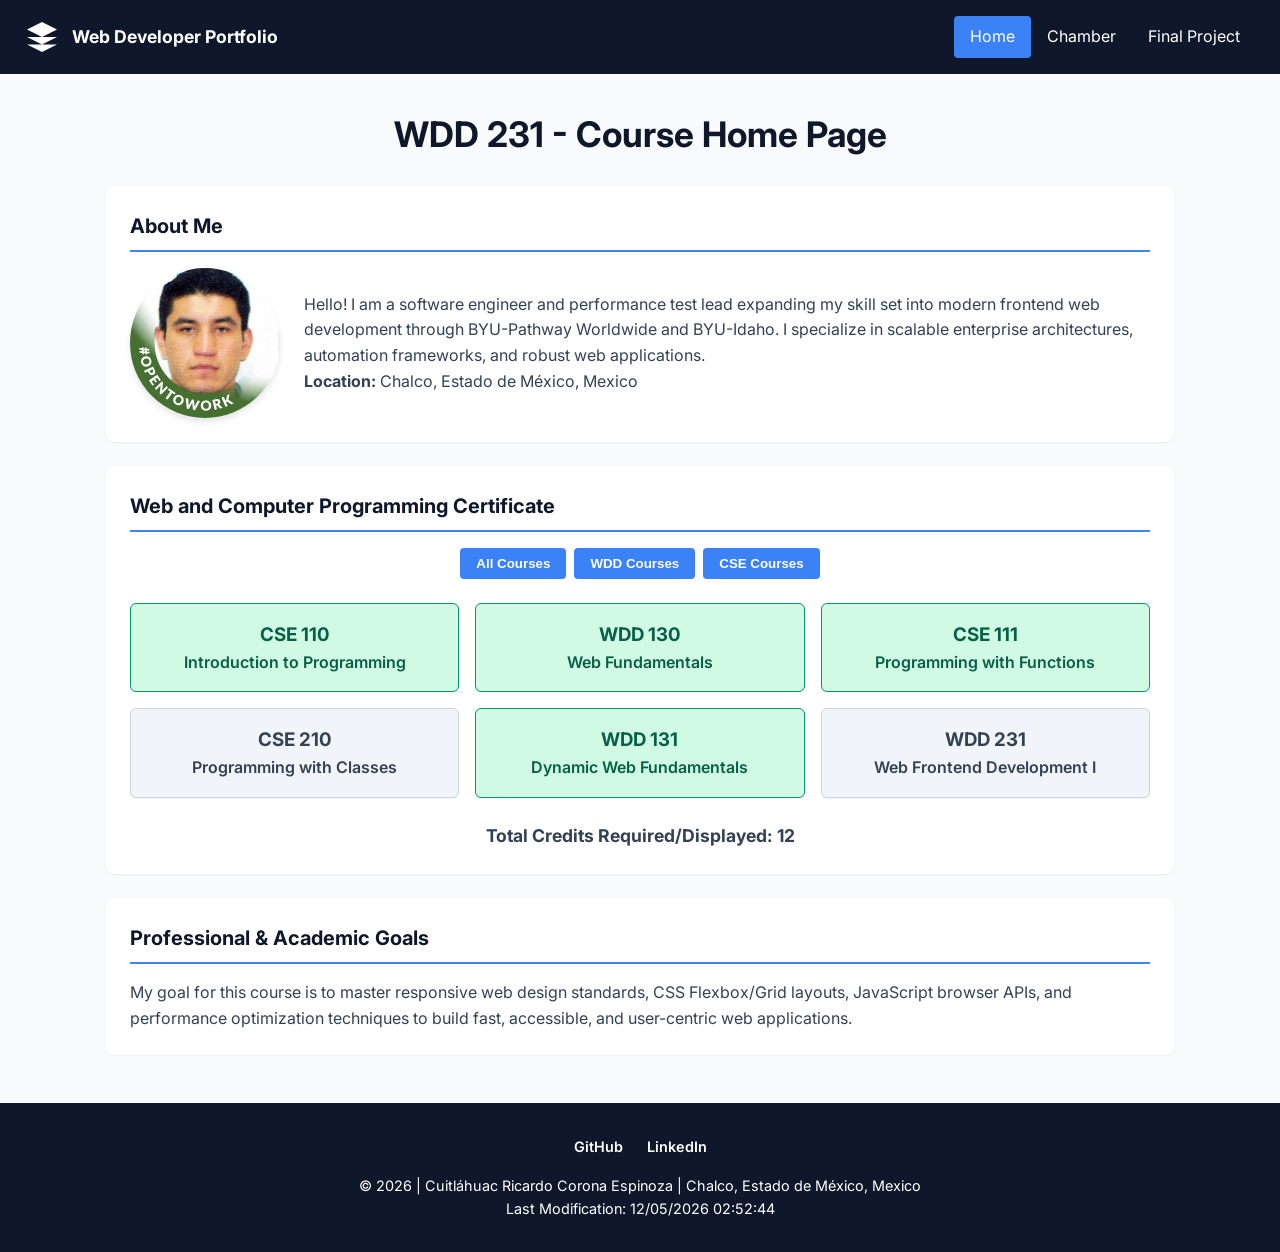
<file: index.html>
<!DOCTYPE html>
<html lang="en">

<head>
  <meta charset="UTF-8">
  <meta name="viewport" content="width=device-width, initial-scale=1.0">
  <title>WDD 231 - Course Home Page | Cuitláhuac Ricardo Corona Espinoza</title>
  <meta name="description"
    content="WDD 231 Course Home Page showcasing student profile, web development certificate coursework, and assignments for Web Frontend Development I.">
  <meta name="author" content="Cuitláhuac Ricardo Corona Espinoza">

  <!-- Open Graph Meta Tags -->
  <meta property="og:title" content="WDD 231 - Cuitláhuac Ricardo Corona Espinoza">
  <meta property="og:description"
    content="Course Home Page showcasing web development coursework and projects for BYU-Idaho / BYU-Pathway.">
  <meta property="og:url" content="https://legionrex7x77.github.io/wdd231/">
  <meta property="og:image" content="https://legionrex7x77.github.io/wdd231/images/ricardo-corona.jpeg">

  <!-- Google Fonts -->
  <link rel="preconnect" href="https://fonts.googleapis.com">
  <link rel="preconnect" href="https://fonts.gstatic.com" crossorigin>
  <link href="https://fonts.googleapis.com/css2?family=Inter:wght@300;400;600;700&display=swap" rel="stylesheet">

  <!-- CSS Stylesheets -->
  <link rel="stylesheet" href="styles/small.css">
  <link rel="stylesheet" href="styles/larger.css">

  <!-- JavaScript Files with defer -->
  <script src="scripts/navigation.js" defer></script>
  <script src="scripts/date.js" defer></script>
  <script src="scripts/course.js" defer></script>

  <!-- Favicon reference -->
  <link rel="icon" href="favicon.ico">
</head>

<body>
  <header>
    <div class="site-logo">
      <svg viewBox="0 0 24 24" width="36" height="36" aria-hidden="true">
        <path fill="#ffffff" d="M12 2L2 7l10 5 10-5-10-5zM2 17l10 5 10-5M2 12l10 5 10-5"></path>
      </svg>
      <span>Web Developer Portfolio</span>
    </div>
    <button id="menu-button" aria-label="Toggle navigation menu">☰</button>
    <nav id="animate-nav" class="navigation">
      <a href="index.html" class="active">Home</a>
      <a href="chamber/directory.html">Chamber</a>
      <a href="https://github.com/legionrex7x77/wdd231" target="_blank" rel="noopener">Final Project</a>
    </nav>
  </header>

  <main>
    <h1>WDD 231 - Course Home Page</h1>

    <!-- Section 1: About Me -->
    <section class="card">
      <h2>About Me</h2>
      <div class="about-content">
        <img src="images/ricardo-corona.jpeg" alt="Cuitláhuac Ricardo Corona Espinoza Profile Picture" width="150" height="150" loading="lazy">
        <div>
          <p>Hello! I am a software engineer and performance test lead expanding my skill set into modern frontend web
            development through BYU-Pathway Worldwide and BYU-Idaho. I specialize in scalable enterprise architectures,
            automation frameworks, and robust web applications.</p>
          <p><strong>Location:</strong> Chalco, Estado de México, Mexico</p>
        </div>
      </div>
    </section>

    <!-- Section 2: Web and Computer Programming Certificate Courses -->
    <section class="card">
      <h2>Web and Computer Programming Certificate</h2>
      <div class="filter-buttons">
        <button id="all-courses">All Courses</button>
        <button id="wdd-courses">WDD Courses</button>
        <button id="cse-courses">CSE Courses</button>
      </div>
      <div id="course-container" class="course-grid">
        <!-- Courses will be dynamically injected here via course.js -->
      </div>
      <p id="total-credits" class="credits-display"></p>
    </section>

    <!-- Section 3: Professional Goals -->
    <section class="card">
      <h2>Professional & Academic Goals</h2>
      <p>My goal for this course is to master responsive web design standards, CSS Flexbox/Grid layouts, JavaScript
        browser APIs, and performance optimization techniques to build fast, accessible, and user-centric web
        applications.</p>
    </section>
  </main>

  <footer>
    <div class="social-links">
      <a href="https://github.com/legionrex7x77/wdd231" target="_blank" rel="noopener" aria-label="GitHub Repository">GitHub</a>
      <a href="https://www.linkedin.com/in/cuitlahuac-ricardo-corona-espinoza-64647b182/" target="_blank" rel="noopener" aria-label="LinkedIn Profile">LinkedIn</a>
    </div>
    <p>&copy; <span id="currentyear"></span> | Cuitláhuac Ricardo Corona Espinoza | Chalco, Estado de México, Mexico</p>
    <p id="lastModified"></p>
  </footer>
</body>

</html>
</file>
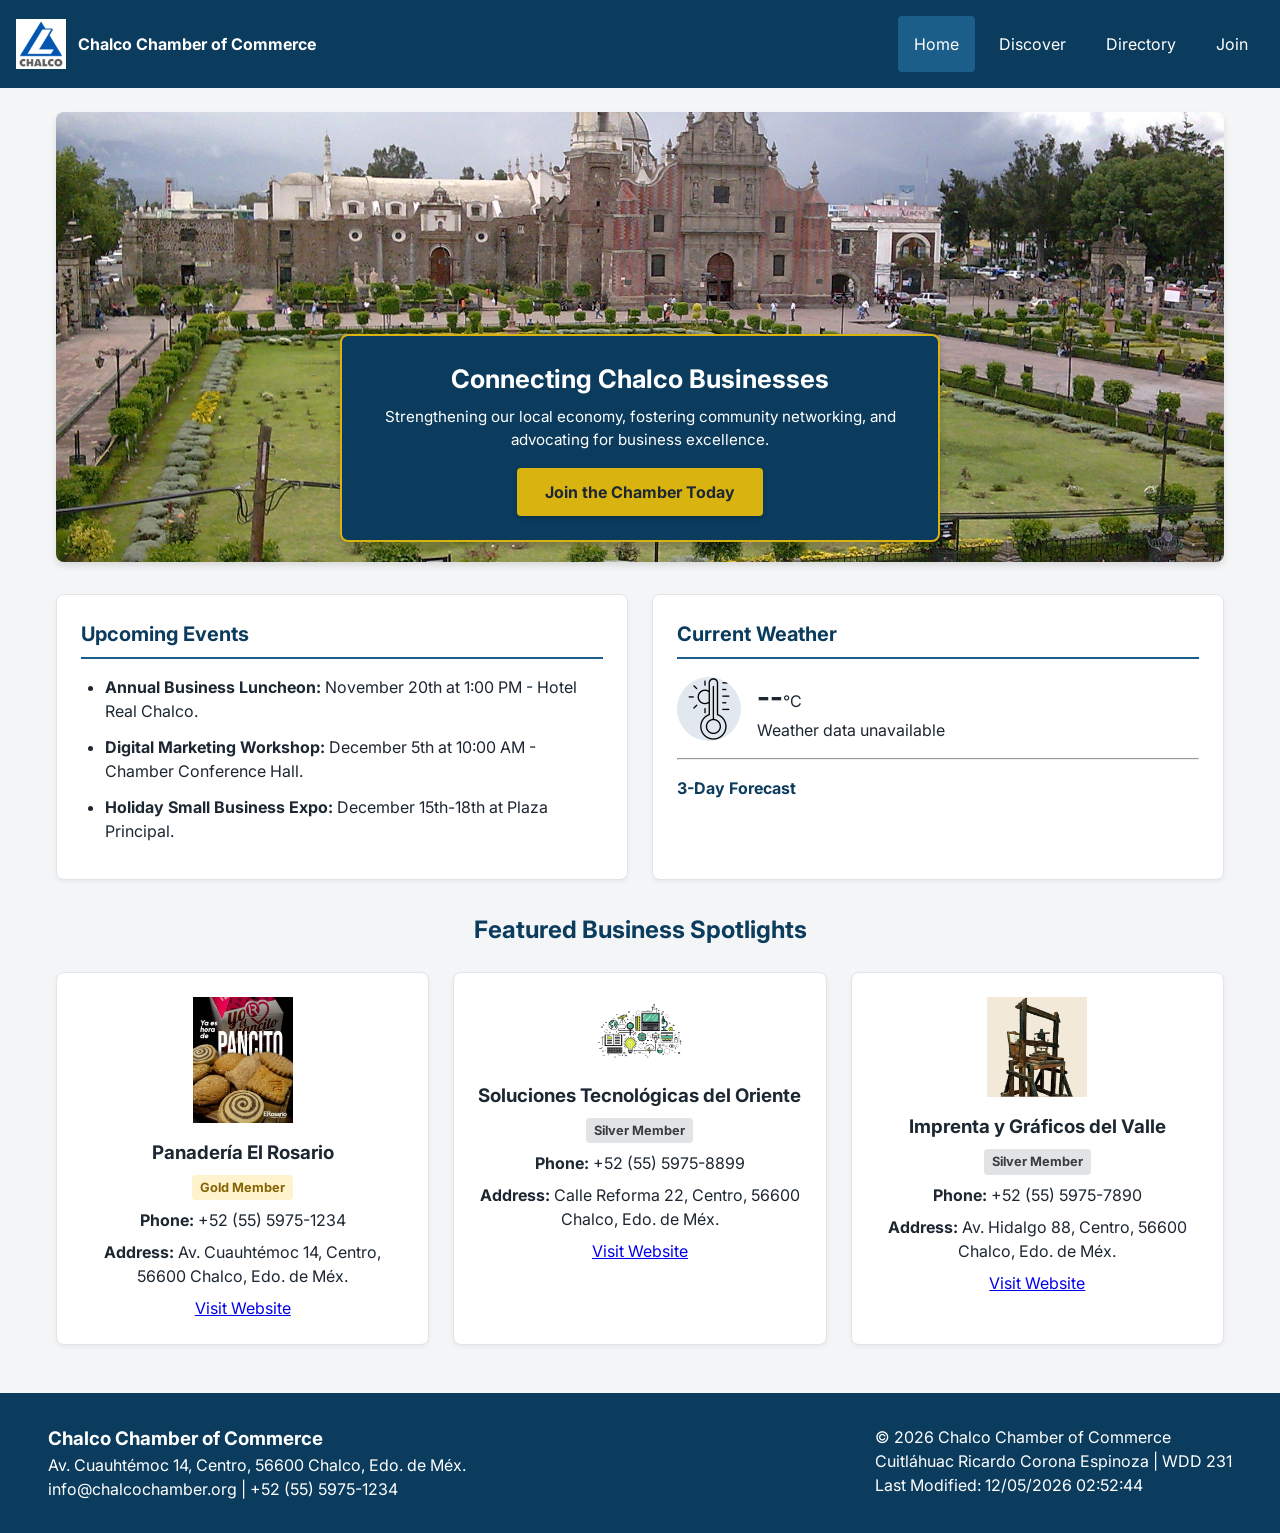
<file: chamber/index.html>
<!DOCTYPE html>
<html lang="en">
<head>
  <meta charset="UTF-8">
  <meta name="viewport" content="width=device-width, initial-scale=1.0">
  <title>Chalco Chamber of Commerce | Home</title>
  <meta name="description" content="Welcome to the Chalco Chamber of Commerce. Discover local events, member businesses, weather updates, and community resources in Chalco, Estado de México.">
  <meta name="author" content="Cuitláhuac Ricardo Corona Espinoza">

  <!-- Open Graph Meta Tags -->
  <meta property="og:title" content="Chalco Chamber of Commerce Home">
  <meta property="og:description" content="Official home page of the Chalco Chamber of Commerce. Fostering local business growth and community networking.">
  <meta property="og:image" content="https://legionrex7x77.github.io/wdd231/chamber/images/hero_chalco.jpg">
  <meta property="og:url" content="https://legionrex7x77.github.io/wdd231/chamber/index.html">

  <!-- Favicon -->
  <link rel="icon" href="favicon.ico">

  <!-- Google Fonts -->
  <link rel="preconnect" href="https://fonts.googleapis.com">
  <link rel="preconnect" href="https://fonts.gstatic.com" crossorigin>
  <link href="https://fonts.googleapis.com/css2?family=Inter:wght@300;400;600;700&display=swap" rel="stylesheet">

  <!-- CSS Files -->
  <link rel="stylesheet" href="styles/normalize.css">
  <link rel="stylesheet" href="styles/small.css">
  <link rel="stylesheet" href="styles/larger.css">

  <!-- JavaScript Files -->
  <script src="scripts/main.js" defer></script>
  <script src="scripts/home.js" defer></script>
</head>
<body>
  <header>
    <div class="logo-container">
      <img src="images/logo-chalco.png" alt="Chalco Chamber of Commerce Logo" width="50" height="50">
      <span>Chalco Chamber of Commerce</span>
    </div>
    <button id="menu-button" aria-label="Toggle Navigation Menu">☰</button>
    <nav id="primary-nav">
      <ul>
        <li><a href="index.html" class="active">Home</a></li>
        <li><a href="discover.html">Discover</a></li>
        <li><a href="directory.html">Directory</a></li>
        <li><a href="join.html">Join</a></li>
      </ul>
    </nav>
  </header>

  <main>
    <h1 class="visually-hidden">Chalco Chamber of Commerce Home</h1>

    <!-- Hero Section -->
    <section class="hero">
      <img src="images/hero_chalco.jpg" alt="Chalco Municipal Palace and Plaza" width="1200" height="600">
      <div class="hero-box">
        <h2>Connecting Chalco Businesses</h2>
        <p>Strengthening our local economy, fostering community networking, and advocating for business excellence.</p>
        <a href="join.html" class="cta-button">Join the Chamber Today</a>
      </div>
    </section>

    <!-- Home Grid Content Section -->
    <div class="home-grid">
      <!-- Current Events Section -->
      <section class="card events-card">
        <h2>Upcoming Events</h2>
        <ul>
          <li><strong>Annual Business Luncheon:</strong> November 20th at 1:00 PM - Hotel Real Chalco.</li>
          <li><strong>Digital Marketing Workshop:</strong> December 5th at 10:00 AM - Chamber Conference Hall.</li>
          <li><strong>Holiday Small Business Expo:</strong> December 15th-18th at Plaza Principal.</li>
        </ul>
      </section>

      <!-- Weather Section -->
      <section class="card weather-card">
        <h2>Current Weather</h2>
        <div id="weather-container">
          <div class="current-weather">
            <img id="weather-icon" src="images/nivel-de-calor.png" alt="Weather Icon">
            <div>
              <p><span id="current-temp">--</span>°C</p>
              <p id="weather-desc">Loading weather...</p>
            </div>
          </div>
          <hr>
          <div class="forecast">
            <h3>3-Day Forecast</h3>
            <div id="forecast-container">
              <!-- Dynamically populated via home.js -->
            </div>
          </div>
        </div>
      </section>
    </div>

    <!-- Company Spotlights Section -->
    <section class="spotlights-container">
      <h2>Featured Business Spotlights</h2>
      <div id="spotlights" class="spotlights-grid">
        <!-- Dynamically populated via home.js -->
      </div>
    </section>
  </main>

  <footer>
    <div class="footer-contact">
      <h3>Chalco Chamber of Commerce</h3>
      <p>Av. Cuauhtémoc 14, Centro, 56600 Chalco, Edo. de Méx.</p>
      <p>info@chalcochamber.org | +52 (55) 5975-1234</p>
    </div>
    <div class="footer-dev">
      <p>© <span id="currentyear"></span> Chalco Chamber of Commerce</p>
      <p>Cuitláhuac Ricardo Corona Espinoza | WDD 231</p>
      <p id="lastModified"></p>
    </div>
  </footer>
</body>
</html>
</file>
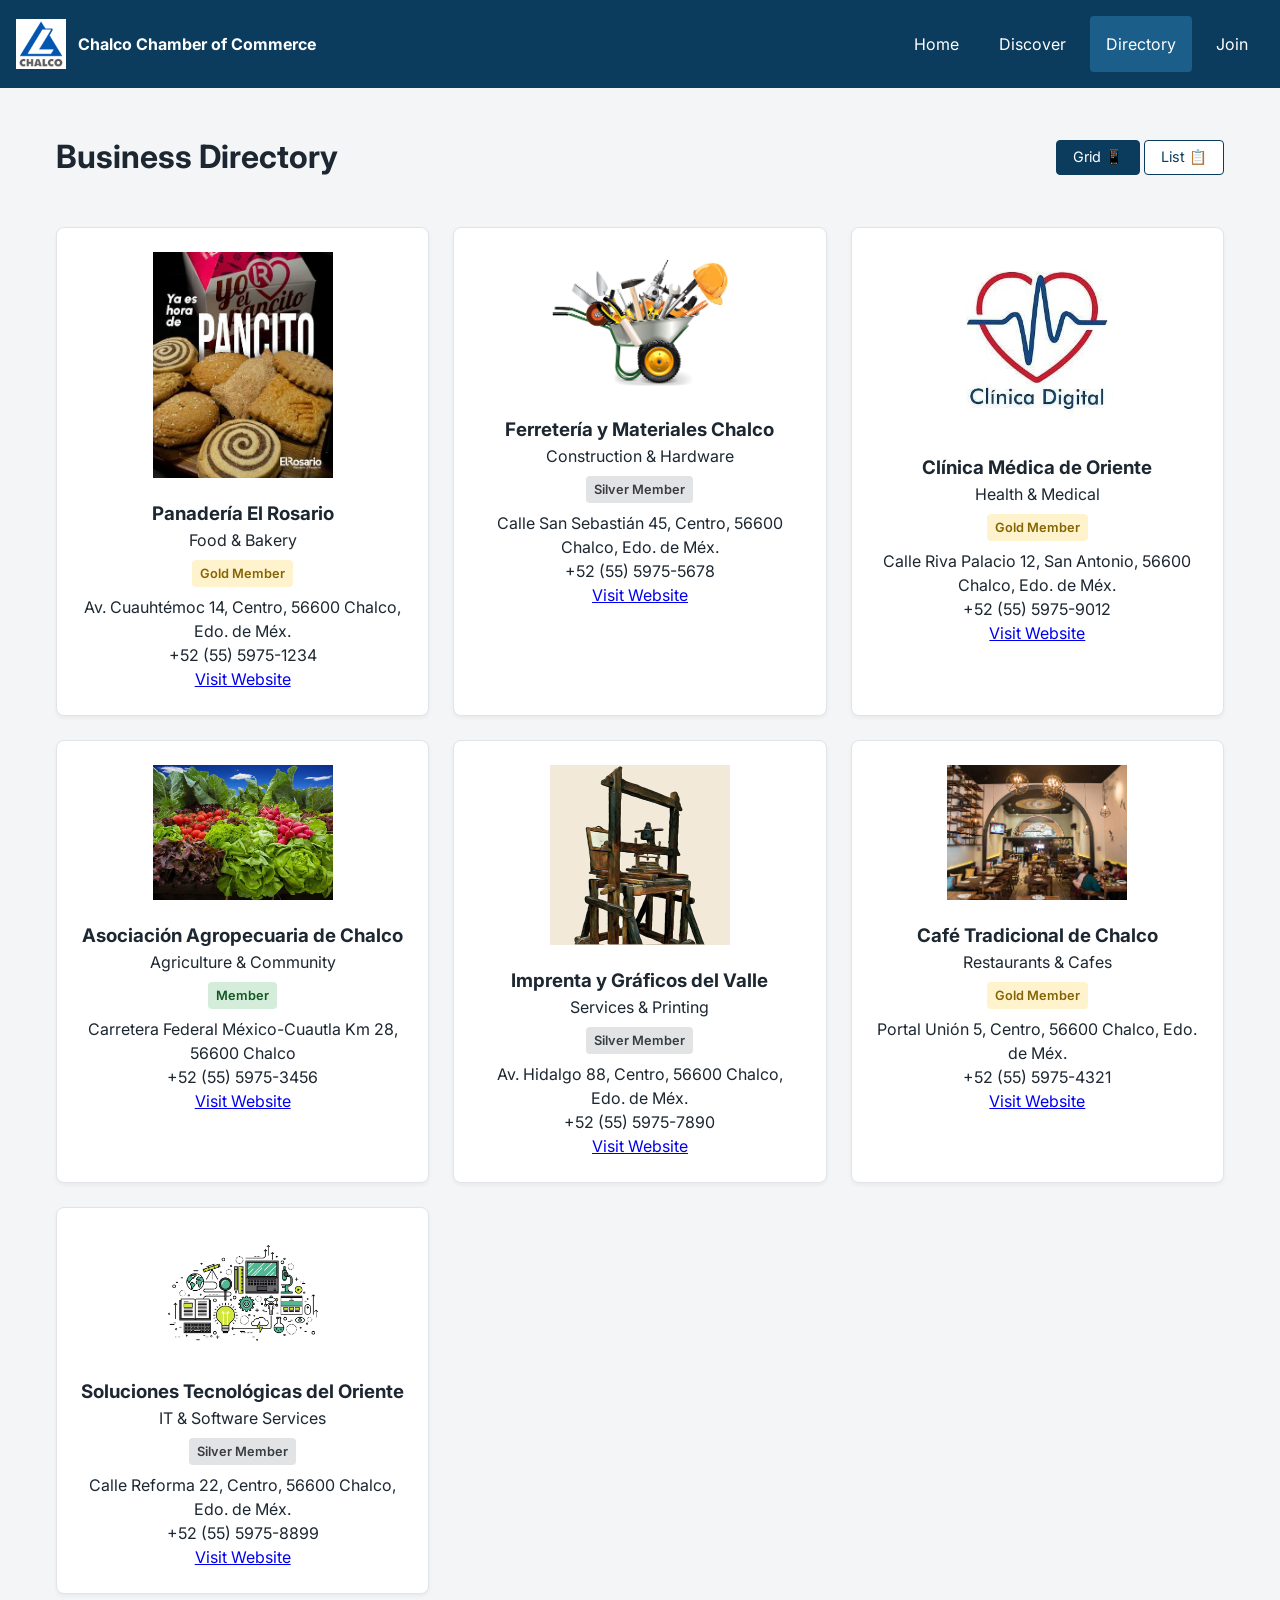
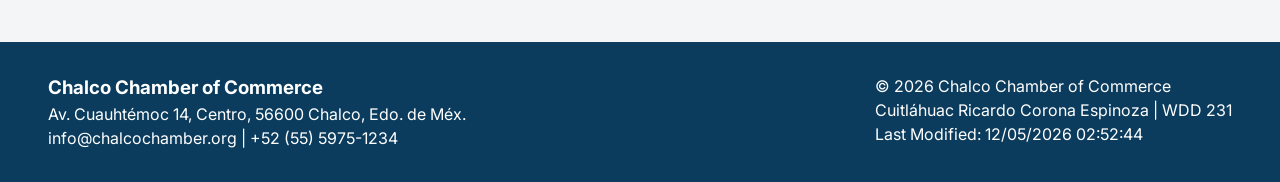
<file: chamber/directory.html>
<!DOCTYPE html>
<html lang="en">
<head>
  <meta charset="UTF-8">
  <meta name="viewport" content="width=device-width, initial-scale=1.0">
  <title>Chalco Chamber of Commerce | Directory</title>
  <meta name="description" content="Explore local businesses and member organizations in Chalco, Estado de México through the official Chamber of Commerce business directory.">
  <meta name="author" content="Cuitláhuac Ricardo Corona Espinoza">

  <!-- Open Graph Meta Tags -->
  <meta property="og:title" content="Chalco Chamber of Commerce Directory">
  <meta property="og:description" content="Browse local businesses, services, and non-profit organizations in Chalco, Estado de México.">
  <meta property="og:image" content="https://legionrex7x77.github.io/wdd231/chamber/images/logo-chalco.png">
  <meta property="og:url" content="https://legionrex7x77.github.io/wdd231/chamber/directory.html">

  <!-- Favicon -->
  <link rel="icon" href="favicon.ico">

  <!-- Google Fonts -->
  <link rel="preconnect" href="https://fonts.googleapis.com">
  <link rel="preconnect" href="https://fonts.gstatic.com" crossorigin>
  <link href="https://fonts.googleapis.com/css2?family=Inter:wght@300;400;600;700&display=swap" rel="stylesheet">

  <!-- CSS Files -->
  <link rel="stylesheet" href="styles/normalize.css">
  <link rel="stylesheet" href="styles/small.css">
  <link rel="stylesheet" href="styles/larger.css">

  <!-- JavaScript Files -->
  <script src="scripts/main.js" defer></script>
  <script src="scripts/directory.js" defer></script>
</head>
<body>
  <header>
    <div class="logo-container">
      <img src="images/logo-chalco.png" alt="Chalco Chamber of Commerce Logo" width="50" height="50">
      <span>Chalco Chamber of Commerce</span>
    </div>
    <button id="menu-button" aria-label="Toggle Navigation Menu">☰</button>
    <nav id="primary-nav">
      <ul>
        <li><a href="index.html">Home</a></li>
        <li><a href="discover.html">Discover</a></li>
        <li><a href="directory.html" class="active">Directory</a></li>
        <li><a href="join.html">Join</a></li>
      </ul>
    </nav>
  </header>

  <main>
    <div class="directory-header">
      <h1>Business Directory</h1>
      <div class="view-toggle">
        <button id="grid-view" class="active" aria-label="Grid View">Grid 📱</button>
        <button id="list-view" aria-label="List View">List 📋</button>
      </div>
    </div>

    <article id="members-container" class="grid-view">
      <!-- Member cards will be dynamically injected here via directory.js -->
    </article>
  </main>

  <footer>
    <div class="footer-contact">
      <h3>Chalco Chamber of Commerce</h3>
      <p>Av. Cuauhtémoc 14, Centro, 56600 Chalco, Edo. de Méx.</p>
      <p>info@chalcochamber.org | +52 (55) 5975-1234</p>
    </div>
    <div class="footer-dev">
      <p>&copy; <span id="currentyear"></span> Chalco Chamber of Commerce</p>
      <p>Cuitláhuac Ricardo Corona Espinoza | WDD 231</p>
      <p id="lastModified"></p>
    </div>
  </footer>
</body>
</html>
</file>
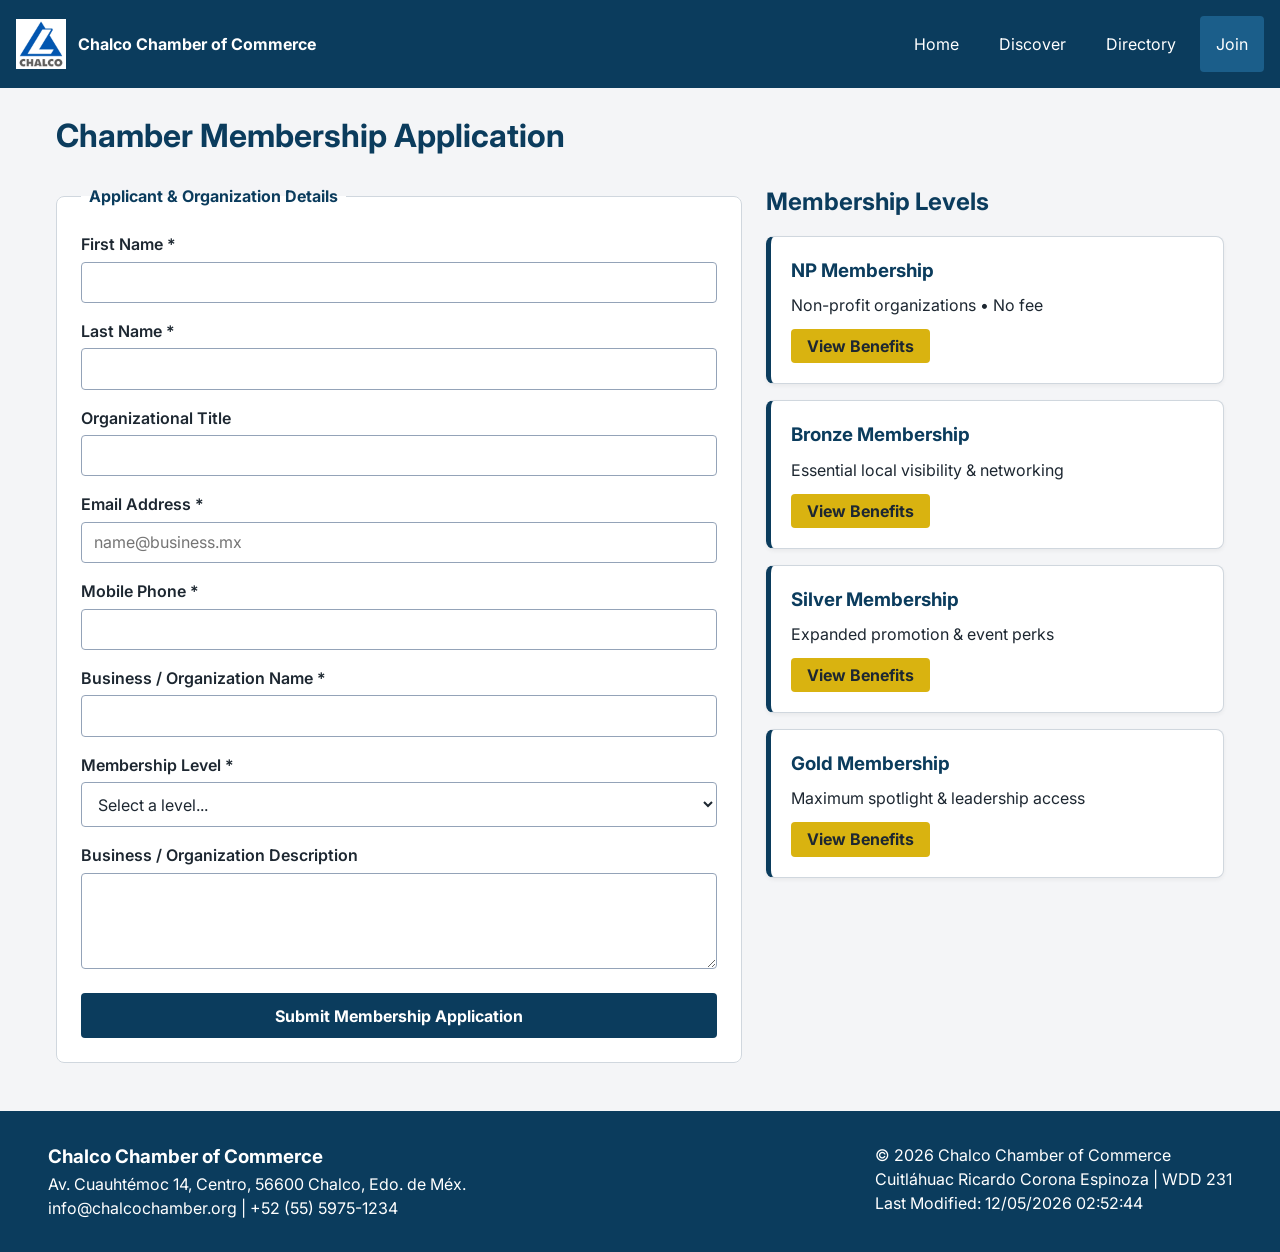
<file: chamber/join.html>
<!DOCTYPE html>
<html lang="en">
<head>
  <meta charset="UTF-8">
  <meta name="viewport" content="width=device-width, initial-scale=1.0">
  <title>Chalco Chamber of Commerce | Join</title>
  <meta name="description" content="Apply for membership in the Chalco Chamber of Commerce. Explore NP, Bronze, Silver, and Gold membership levels and benefits in Chalco, Estado de México.">
  <meta name="author" content="Cuitláhuac Ricardo Corona Espinoza">

  <!-- Open Graph Meta Tags -->
  <meta property="og:title" content="Chalco Chamber of Commerce Membership Join">
  <meta property="og:description" content="Join the Chalco Chamber of Commerce to connect with local businesses, access workshops, and promote your organization.">
  <meta property="og:image" content="https://legionrex7x77.github.io/wdd231/chamber/images/hero_chalco.jpg">
  <meta property="og:url" content="https://legionrex7x77.github.io/wdd231/chamber/join.html">

  <!-- Favicon -->
  <link rel="icon" href="favicon.ico">

  <!-- Google Fonts -->
  <link rel="preconnect" href="https://fonts.googleapis.com">
  <link rel="preconnect" href="https://fonts.gstatic.com" crossorigin>
  <link href="https://fonts.googleapis.com/css2?family=Inter:wght@300;400;600;700&display=swap" rel="stylesheet">

  <!-- CSS Files -->
  <link rel="stylesheet" href="styles/normalize.css">
  <link rel="stylesheet" href="styles/small.css">
  <link rel="stylesheet" href="styles/larger.css">

  <!-- JavaScript Files -->
  <script src="scripts/main.js" defer></script>
  <script src="scripts/join.js" defer></script>
</head>
<body>
  <header>
    <div class="logo-container">
      <img src="images/logo-chalco.png" alt="Chalco Chamber of Commerce Logo" width="50" height="50">
      <span>Chalco Chamber of Commerce</span>
    </div>
    <button id="menu-button" aria-label="Toggle Navigation Menu">☰</button>
    <nav id="primary-nav">
      <ul>
        <li><a href="index.html">Home</a></li>
        <li><a href="discover.html">Discover</a></li>
        <li><a href="directory.html">Directory</a></li>
        <li><a href="join.html" class="active">Join</a></li>
      </ul>
    </nav>
  </header>

  <main>
    <h1>Chamber Membership Application</h1>

    <div class="join-layout">
      <!-- Membership Application Form -->
      <form method="get" action="thankyou.html" class="membership-form">
        <fieldset>
          <legend>Applicant & Organization Details</legend>

          <label>
            First Name *
            <input type="text" name="firstName" id="firstName" required autocomplete="given-name" title="Enter your first name">
          </label>

          <label>
            Last Name *
            <input type="text" name="lastName" id="lastName" required autocomplete="family-name" title="Enter your last name">
          </label>

          <label>
            Organizational Title
            <input type="text" name="orgTitle" id="orgTitle" autocomplete="organization-title" pattern="[A-Za-z\- ]{7,}" title="Use at least 7 characters containing only letters, hyphens, and spaces">
          </label>

          <label>
            Email Address *
            <input type="email" name="email" id="email" required autocomplete="email" placeholder="name@business.mx" title="Enter a valid email address">
          </label>

          <label>
            Mobile Phone *
            <input type="tel" name="phone" id="phone" required autocomplete="tel" title="Enter your mobile phone number">
          </label>

          <label>
            Business / Organization Name *
            <input type="text" name="organization" id="organization" required autocomplete="organization" title="Enter your business or organization name">
          </label>

          <label>
            Membership Level *
            <select name="membership" id="membership" required title="Select a membership level">
              <option value="" disabled selected>Select a level...</option>
              <option value="np">NP Membership (Non-Profit — No Fee)</option>
              <option value="bronze">Bronze Membership</option>
              <option value="silver">Silver Membership</option>
              <option value="gold">Gold Membership</option>
            </select>
          </label>

          <label>
            Business / Organization Description
            <textarea name="description" id="description" rows="4" title="Describe your business or organization"></textarea>
          </label>

          <input type="hidden" name="timestamp" id="timestamp">

          <input type="submit" value="Submit Membership Application" class="submit-btn">
        </fieldset>
      </form>

      <!-- Membership Level Cards -->
      <aside class="membership-cards" aria-label="Membership Levels">
        <h2>Membership Levels</h2>

        <article class="level-card card-anim-1">
          <h3>NP Membership</h3>
          <p>Non-profit organizations • No fee</p>
          <button type="button" class="modal-trigger" data-modal="modal-np">View Benefits</button>
        </article>

        <article class="level-card card-anim-2">
          <h3>Bronze Membership</h3>
          <p>Essential local visibility & networking</p>
          <button type="button" class="modal-trigger" data-modal="modal-bronze">View Benefits</button>
        </article>

        <article class="level-card card-anim-3">
          <h3>Silver Membership</h3>
          <p>Expanded promotion & event perks</p>
          <button type="button" class="modal-trigger" data-modal="modal-silver">View Benefits</button>
        </article>

        <article class="level-card card-anim-4">
          <h3>Gold Membership</h3>
          <p>Maximum spotlight & leadership access</p>
          <button type="button" class="modal-trigger" data-modal="modal-gold">View Benefits</button>
        </article>
      </aside>
    </div>

    <!-- Membership Benefit Modals -->
    <dialog id="modal-np" class="benefit-modal">
      <h2>NP Membership Benefits</h2>
      <p>Designed for registered non-profit organizations in Chalco at no membership fee.</p>
      <ul>
        <li>Standard listing in the Chamber Business Directory</li>
        <li>Access to monthly community announcements and newsletters</li>
        <li>Invitations to public community networking mixers</li>
      </ul>
      <button type="button" class="close-modal">Close</button>
    </dialog>

    <dialog id="modal-bronze" class="benefit-modal">
      <h2>Bronze Membership Benefits</h2>
      <p>Ideal for small businesses establishing a presence in the Chalco market.</p>
      <ul>
        <li>Verified listing in the Chamber Business Directory</li>
        <li>Discounted admission to workshops and training sessions</li>
        <li>Quarterly feature in the Chamber member bulletin</li>
      </ul>
      <button type="button" class="close-modal">Close</button>
    </dialog>

    <dialog id="modal-silver" class="benefit-modal">
      <h2>Silver Membership Benefits</h2>
      <p>Built for growing businesses seeking stronger regional visibility.</p>
      <ul>
        <li>All Bronze benefits plus priority directory placement</li>
        <li>Eligibility for Silver homepage spotlight rotation</li>
        <li>Social media spotlight posts and event discounts</li>
      </ul>
      <button type="button" class="close-modal">Close</button>
    </dialog>

    <dialog id="modal-gold" class="benefit-modal">
      <h2>Gold Membership Benefits</h2>
      <p>Our premier tier for high-visibility businesses and community leaders.</p>
      <ul>
        <li>Priority eligibility for Gold homepage spotlight cards</li>
        <li>VIP seating at business luncheons and annual expos</li>
        <li>Featured promotional placements and training workshops</li>
      </ul>
      <button type="button" class="close-modal">Close</button>
    </dialog>
  </main>

  <footer>
    <div class="footer-contact">
      <h3>Chalco Chamber of Commerce</h3>
      <p>Av. Cuauhtémoc 14, Centro, 56600 Chalco, Edo. de Méx.</p>
      <p>info@chalcochamber.org | +52 (55) 5975-1234</p>
    </div>
    <div class="footer-dev">
      <p>© <span id="currentyear"></span> Chalco Chamber of Commerce</p>
      <p>Cuitláhuac Ricardo Corona Espinoza | WDD 231</p>
      <p id="lastModified"></p>
    </div>
  </footer>
</body>
</html>
</file>
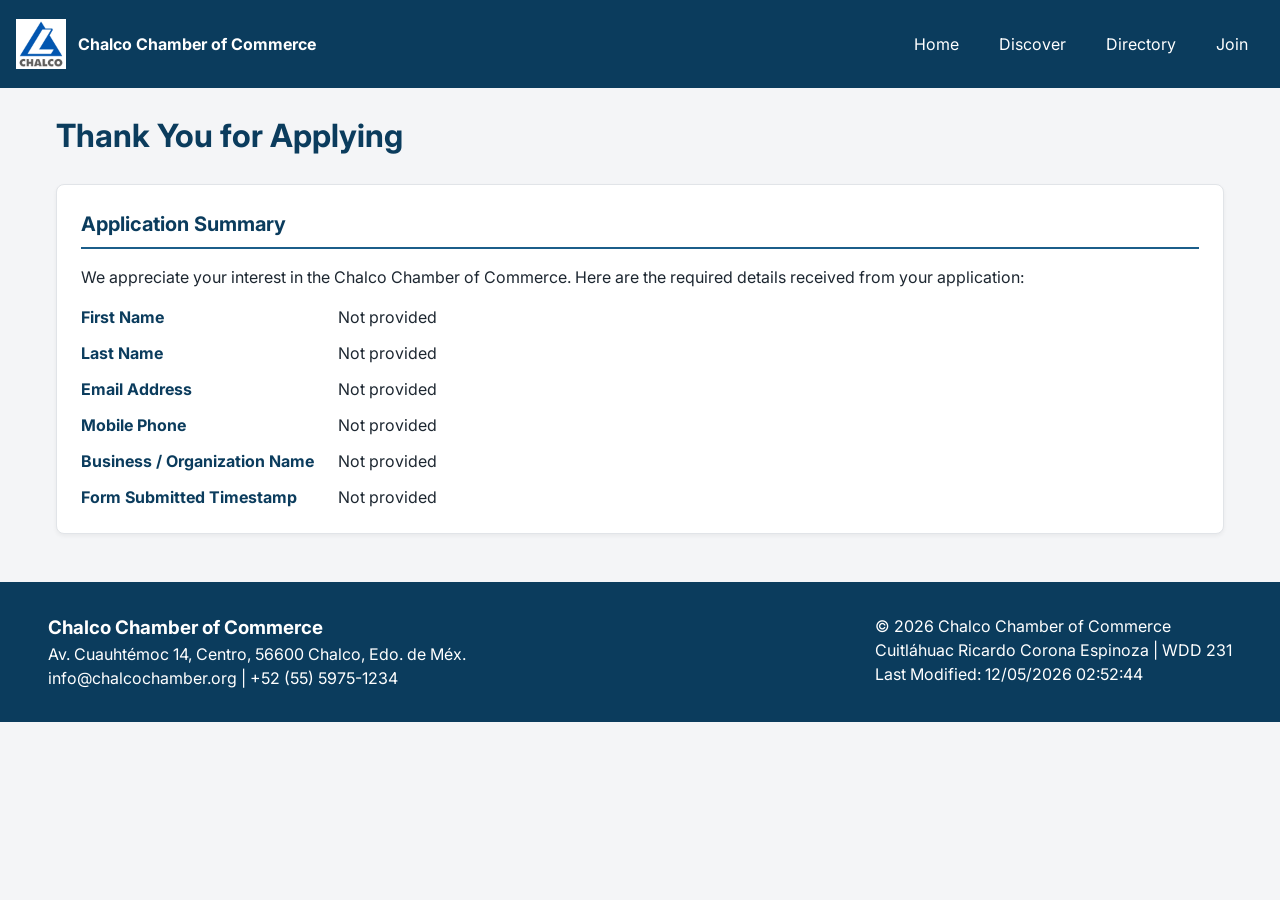
<file: chamber/thankyou.html>
<!DOCTYPE html>
<html lang="en">
<head>
  <meta charset="UTF-8">
  <meta name="viewport" content="width=device-width, initial-scale=1.0">
  <title>Chalco Chamber of Commerce | Thank You</title>
  <meta name="description" content="Thank you for submitting your membership application to the Chalco Chamber of Commerce.">
  <meta name="author" content="Cuitláhuac Ricardo Corona Espinoza">

  <!-- Open Graph Meta Tags -->
  <meta property="og:title" content="Chalco Chamber of Commerce Application Received">
  <meta property="og:description" content="Confirmation page for your Chalco Chamber of Commerce membership application.">
  <meta property="og:image" content="https://legionrex7x77.github.io/wdd231/chamber/images/hero_chalco.jpg">
  <meta property="og:url" content="https://legionrex7x77.github.io/wdd231/chamber/thankyou.html">

  <!-- Favicon -->
  <link rel="icon" href="favicon.ico">

  <!-- Google Fonts -->
  <link rel="preconnect" href="https://fonts.googleapis.com">
  <link rel="preconnect" href="https://fonts.gstatic.com" crossorigin>
  <link href="https://fonts.googleapis.com/css2?family=Inter:wght@300;400;600;700&display=swap" rel="stylesheet">

  <!-- CSS Files -->
  <link rel="stylesheet" href="styles/normalize.css">
  <link rel="stylesheet" href="styles/small.css">
  <link rel="stylesheet" href="styles/larger.css">

  <!-- JavaScript Files -->
  <script src="scripts/main.js" defer></script>
  <script src="scripts/thankyou.js" defer></script>
</head>
<body>
  <header>
    <div class="logo-container">
      <img src="images/logo-chalco.png" alt="Chalco Chamber of Commerce Logo" width="50" height="50">
      <span>Chalco Chamber of Commerce</span>
    </div>
    <button id="menu-button" aria-label="Toggle Navigation Menu">☰</button>
    <nav id="primary-nav">
      <ul>
        <li><a href="index.html">Home</a></li>
        <li><a href="discover.html">Discover</a></li>
        <li><a href="directory.html">Directory</a></li>
        <li><a href="join.html">Join</a></li>
      </ul>
    </nav>
  </header>

  <main>
    <h1>Thank You for Applying</h1>

    <section class="card thankyou-card">
      <h2>Application Summary</h2>
      <p>We appreciate your interest in the Chalco Chamber of Commerce. Here are the required details received from your application:</p>
      <dl id="application-summary" class="summary-list">
        <!-- Populated by thankyou.js -->
      </dl>
    </section>
  </main>

  <footer>
    <div class="footer-contact">
      <h3>Chalco Chamber of Commerce</h3>
      <p>Av. Cuauhtémoc 14, Centro, 56600 Chalco, Edo. de Méx.</p>
      <p>info@chalcochamber.org | +52 (55) 5975-1234</p>
    </div>
    <div class="footer-dev">
      <p>© <span id="currentyear"></span> Chalco Chamber of Commerce</p>
      <p>Cuitláhuac Ricardo Corona Espinoza | WDD 231</p>
      <p id="lastModified"></p>
    </div>
  </footer>
</body>
</html>
</file>
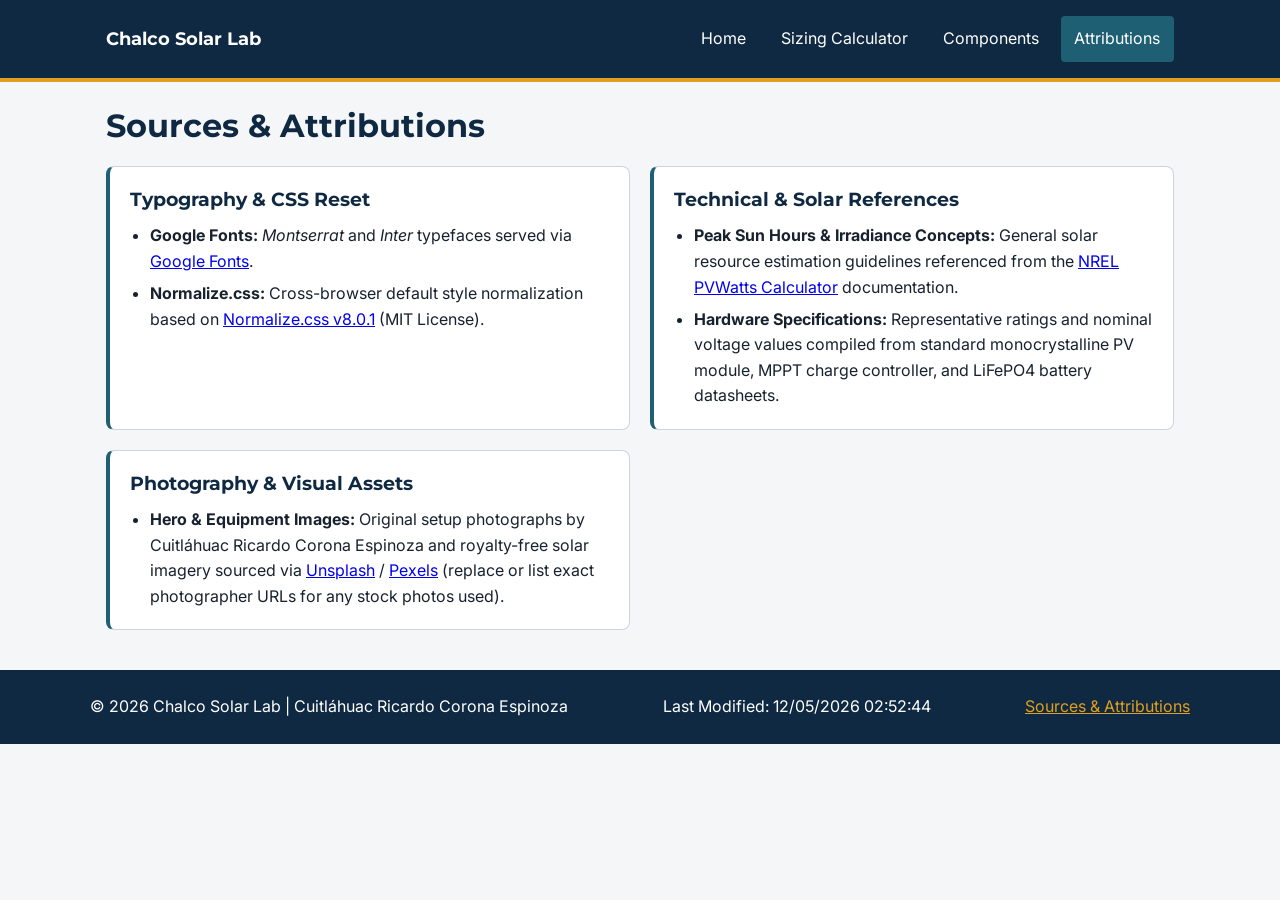
<file: finalProject/attributions.html>
<!DOCTYPE html>
<html lang="en">
<head>
  <meta charset="UTF-8">
  <meta name="viewport" content="width=device-width, initial-scale=1.0">
  <title>Chalco Solar Lab | Sources & Attributions</title>
  <meta name="description" content="Media credits, technical references, and font attributions for the Chalco Solar Lab WDD 231 web project.">
  <meta name="author" content="Cuitláhuac Ricardo Corona Espinoza">

  <link rel="icon" href="images/favicon.ico">
  <link rel="preconnect" href="https://fonts.googleapis.com">
  <link rel="preconnect" href="https://fonts.gstatic.com" crossorigin>
  <link href="https://fonts.googleapis.com/css2?family=Inter:wght@400;600;700&family=Montserrat:wght@600;700&display=swap" rel="stylesheet">

  <link rel="stylesheet" href="styles/normalize.css">
  <link rel="stylesheet" href="styles/small.css">
  <link rel="stylesheet" href="styles/larger.css">

  <script src="scripts/main.js" defer></script>
</head>
<body>
  <header class="site-header">
    <div class="header-inner">
      <a href="index.html" class="brand">Chalco Solar Lab</a>
      <button id="menu-button" type="button" aria-label="Toggle Navigation Menu" aria-expanded="false">☰</button>
      <nav id="primary-nav" aria-label="Primary Navigation">
        <ul>
          <li><a href="index.html">Home</a></li>
          <li><a href="calculator.html">Sizing Calculator</a></li>
          <li><a href="components.html">Components</a></li>
          <li><a href="attributions.html" class="active">Attributions</a></li>
        </ul>
      </nav>
    </div>
  </header>

  <main>
    <h1>Sources & Attributions</h1>

    <section class="overview-grid" aria-label="Project Attributions">
      <article class="card">
        <h2>Typography & CSS Reset</h2>
        <ul class="metrics-list">
          <li>
            <strong>Google Fonts:</strong> <em>Montserrat</em> and <em>Inter</em> typefaces served via
            <a href="https://fonts.google.com/" target="_blank" rel="noopener noreferrer">Google Fonts</a>.
          </li>
          <li>
            <strong>Normalize.css:</strong> Cross-browser default style normalization based on
            <a href="https://necolas.github.io/normalize.css/" target="_blank" rel="noopener noreferrer">Normalize.css v8.0.1</a> (MIT License).
          </li>
        </ul>
      </article>

      <article class="card">
        <h2>Technical & Solar References</h2>
        <ul class="metrics-list">
          <li>
            <strong>Peak Sun Hours & Irradiance Concepts:</strong> General solar resource estimation guidelines referenced from the
            <a href="https://pvwatts.nrel.gov/" target="_blank" rel="noopener noreferrer">NREL PVWatts Calculator</a> documentation.
          </li>
          <li>
            <strong>Hardware Specifications:</strong> Representative ratings and nominal voltage values compiled from standard monocrystalline PV module, MPPT charge controller, and LiFePO4 battery datasheets.
          </li>
        </ul>
      </article>

      <article class="card">
        <h2>Photography & Visual Assets</h2>
        <ul class="metrics-list">
          <li>
            <strong>Hero & Equipment Images:</strong> Original setup photographs by Cuitláhuac Ricardo Corona Espinoza and royalty-free solar imagery sourced via
            <a href="https://unsplash.com/" target="_blank" rel="noopener noreferrer">Unsplash</a> /
            <a href="https://www.pexels.com/" target="_blank" rel="noopener noreferrer">Pexels</a> (replace or list exact photographer URLs for any stock photos used).
          </li>
        </ul>
      </article>
    </section>
  </main>

  <footer class="site-footer">
    <div class="footer-inner">
      <p>© <span id="currentyear"></span> Chalco Solar Lab | Cuitláhuac Ricardo Corona Espinoza</p>
      <p id="lastModified"></p>
      <p><a href="attributions.html">Sources & Attributions</a></p>
    </div>
  </footer>
</body>
</html>
</file>
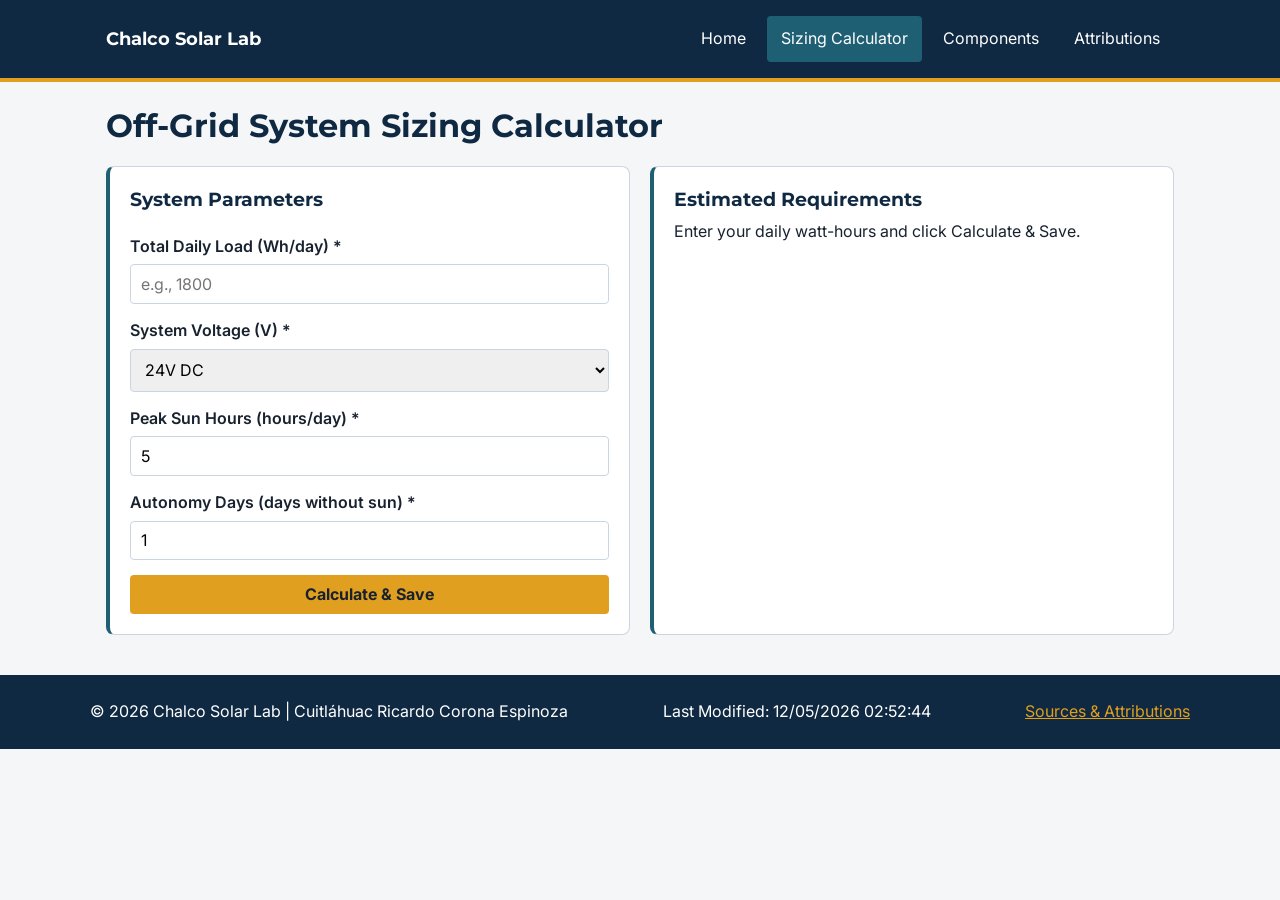
<file: finalProject/calculator.html>
<!DOCTYPE html>
<html lang="en">
<head>
  <meta charset="UTF-8">
  <meta name="viewport" content="width=device-width, initial-scale=1.0">
  <title>Chalco Solar Lab | Sizing Calculator</title>
  <meta name="description" content="Calculate daily watt-hours, LiFePO4 battery capacity, and recommended solar array wattage for off-grid setups.">
  <meta name="author" content="Cuitláhuac Ricardo Corona Espinoza">

  <link rel="icon" href="images/favicon.ico">
  <link rel="preconnect" href="https://fonts.googleapis.com">
  <link rel="preconnect" href="https://fonts.gstatic.com" crossorigin>
  <link href="https://fonts.googleapis.com/css2?family=Inter:wght@400;600;700&family=Montserrat:wght@600;700&display=swap" rel="stylesheet">

  <link rel="stylesheet" href="styles/normalize.css">
  <link rel="stylesheet" href="styles/small.css">
  <link rel="stylesheet" href="styles/larger.css">

  <script src="scripts/main.js" defer></script>
  <script src="scripts/calculator.js" defer></script>
</head>
<body>
  <header class="site-header">
    <div class="header-inner">
      <a href="index.html" class="brand">Chalco Solar Lab</a>
      <button id="menu-button" type="button" aria-label="Toggle Navigation Menu" aria-expanded="false">☰</button>
      <nav id="primary-nav" aria-label="Primary Navigation">
        <ul>
          <li><a href="index.html">Home</a></li>
          <li><a href="calculator.html" class="active">Sizing Calculator</a></li>
          <li><a href="components.html">Components</a></li>
          <li><a href="attributions.html">Attributions</a></li>
        </ul>
      </nav>
    </div>
  </header>

  <main>
    <h1>Off-Grid System Sizing Calculator</h1>

    <div class="calc-layout">
      <form id="sizing-form" class="card calc-form">
        <h2>System Parameters</h2>

        <label>
          Total Daily Load (Wh/day) *
          <input type="number" id="daily-wh" name="dailyWh" min="50" max="50000" step="10" required placeholder="e.g., 1800">
        </label>

        <label>
          System Voltage (V) *
          <select id="system-voltage" name="systemVoltage" required>
            <option value="12">12V DC</option>
            <option value="24" selected>24V DC</option>
            <option value="48">48V DC</option>
          </select>
        </label>

        <label>
          Peak Sun Hours (hours/day) *
          <input type="number" id="peak-sun" name="peakSun" min="1" max="10" step="0.5" value="5" required>
        </label>

        <label>
          Autonomy Days (days without sun) *
          <input type="number" id="autonomy-days" name="autonomyDays" min="1" max="7" step="1" value="1" required>
        </label>

        <button type="submit" class="cta-button">Calculate & Save</button>
      </form>

      <section id="results-panel" class="card" aria-live="polite">
        <h2>Estimated Requirements</h2>
        <p id="calc-summary">Enter your daily watt-hours and click Calculate & Save.</p>
        <ul id="calc-metrics" class="metrics-list"></ul>
      </section>
    </div>
  </main>

  <footer class="site-footer">
    <div class="footer-inner">
      <p>© <span id="currentyear"></span> Chalco Solar Lab | Cuitláhuac Ricardo Corona Espinoza</p>
      <p id="lastModified"></p>
      <p><a href="attributions.html">Sources & Attributions</a></p>
    </div>
  </footer>
</body>
</html>
</file>
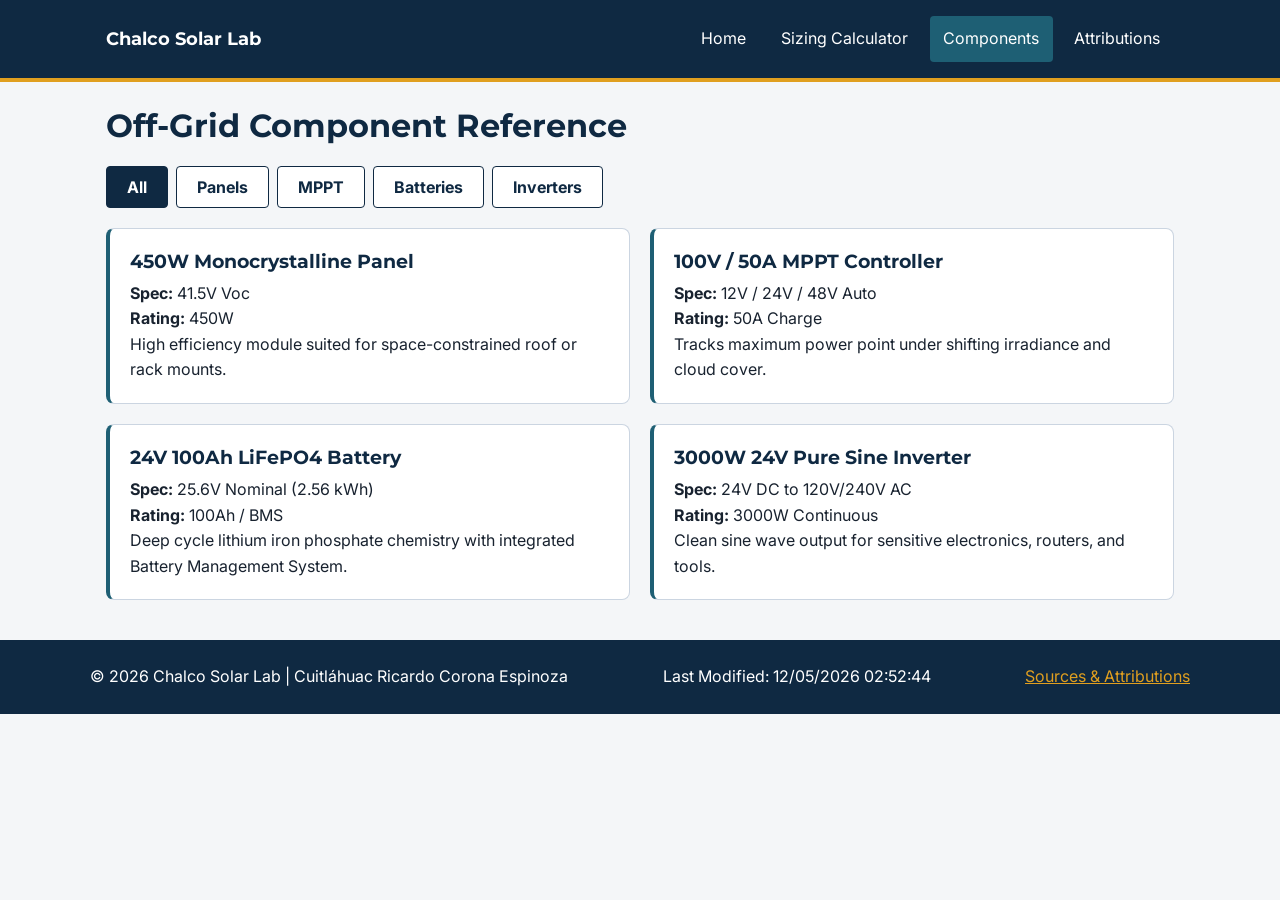
<file: finalProject/components.html>
<!DOCTYPE html>
<html lang="en">
<head>
  <meta charset="UTF-8">
  <meta name="viewport" content="width=device-width, initial-scale=1.0">
  <title>Chalco Solar Lab | Components</title>
  <meta name="description" content="Compare solar panels, MPPT controllers, inverters, and LiFePO4 battery hardware.">
  <meta name="author" content="Cuitláhuac Ricardo Corona Espinoza">

  <link rel="icon" href="images/favicon.ico">
  <link rel="preconnect" href="https://fonts.googleapis.com">
  <link rel="preconnect" href="https://fonts.gstatic.com" crossorigin>
  <link href="https://fonts.googleapis.com/css2?family=Inter:wght@400;600;700&family=Montserrat:wght@600;700&display=swap" rel="stylesheet">

  <link rel="stylesheet" href="styles/normalize.css">
  <link rel="stylesheet" href="styles/small.css">
  <link rel="stylesheet" href="styles/larger.css">

  <script src="scripts/main.js" defer></script>
  <script src="scripts/components.js" defer></script>
</head>
<body>
  <header class="site-header">
    <div class="header-inner">
      <a href="index.html" class="brand">Chalco Solar Lab</a>
      <button id="menu-button" type="button" aria-label="Toggle Navigation Menu" aria-expanded="false">☰</button>
      <nav id="primary-nav" aria-label="Primary Navigation">
        <ul>
          <li><a href="index.html">Home</a></li>
          <li><a href="calculator.html">Sizing Calculator</a></li>
          <li><a href="components.html" class="active">Components</a></li>
          <li><a href="attributions.html">Attributions</a></li>
        </ul>
      </nav>
    </div>
  </header>

  <main>
    <h1>Off-Grid Component Reference</h1>

    <div class="filter-bar" role="group" aria-label="Filter Components by Category">
      <button type="button" class="filter-btn active" data-category="all">All</button>
      <button type="button" class="filter-btn" data-category="panels">Panels</button>
      <button type="button" class="filter-btn" data-category="controllers">MPPT</button>
      <button type="button" class="filter-btn" data-category="batteries">Batteries</button>
      <button type="button" class="filter-btn" data-category="inverters">Inverters</button>
    </div>

    <div id="components-grid" class="cards-grid"></div>
  </main>

  <footer class="site-footer">
    <div class="footer-inner">
      <p>© <span id="currentyear"></span> Chalco Solar Lab | Cuitláhuac Ricardo Corona Espinoza</p>
      <p id="lastModified"></p>
      <p><a href="attributions.html">Sources & Attributions</a></p>
    </div>
  </footer>
</body>
</html>
</file>
<file: styles/small.css>
:root {
  --primary-color: #0f172a;
  --secondary-color: #3b82f6;
  --accent-color: #1e293b;
  --bg-color: #f8fafc;
  --card-bg: #ffffff;
  --text-color: #334155;
  --completed-bg: #d1fae5;
  --completed-border: #059669;
  --pending-bg: #f1f5f9;
  --pending-border: #cbd5e1;
}

* {
  box-sizing: border-box;
  margin: 0;
  padding: 0;
}

body {
  font-family: 'Inter', sans-serif;
  background-color: var(--bg-color);
  color: var(--text-color);
  line-height: 1.6;
}

/* Header & Navigation */
header {
  background-color: var(--primary-color);
  color: white;
  display: flex;
  justify-content: space-between;
  align-items: center;
  padding: 1rem 1.5rem;
  position: relative;
}

.site-logo {
  display: flex;
  align-items: center;
  gap: 0.75rem;
  font-weight: 700;
  font-size: 1.1rem;
}

#menu-button {
  background: none;
  border: none;
  color: white;
  font-size: 1.75rem;
  cursor: pointer;
}

.navigation {
  display: none;
  flex-direction: column;
  position: absolute;
  top: 100%;
  left: 0;
  width: 100%;
  background-color: var(--primary-color);
  box-shadow: 0 4px 6px -1px rgba(0,0,0,0.1);
  z-index: 10;
}

.navigation.open {
  display: flex;
}

.navigation a {
  padding: 1rem 1.5rem;
  color: white;
  text-decoration: none;
  text-align: center;
  border-top: 1px solid rgba(255,255,255,0.1);
  transition: background 0.2s;
}

.navigation a:hover, .navigation a.active {
  background-color: var(--secondary-color);
}

/* Main Layout */
main {
  max-width: 1100px;
  margin: 2rem auto;
  padding: 0 1rem;
}

h1 {
  font-size: 1.8rem;
  margin-bottom: 1.5rem;
  color: var(--primary-color);
  text-align: center;
}

.card {
  background-color: var(--card-bg);
  border-radius: 8px;
  padding: 1.5rem;
  margin-bottom: 1.5rem;
  box-shadow: 0 1px 3px rgba(0,0,0,0.05);
}

.card h2 {
  font-size: 1.25rem;
  margin-bottom: 1rem;
  color: var(--primary-color);
  border-bottom: 2px solid var(--secondary-color);
  padding-bottom: 0.5rem;
}

.about-content {
  display: flex;
  flex-direction: column;
  align-items: center;
  gap: 1.5rem;
  text-align: center;
}

.about-content img {
  border-radius: 50%;
  object-fit: cover;
  box-shadow: 0 4px 6px rgba(0,0,0,0.1);
}

/* Course Filters & Grid */
.filter-buttons {
  display: flex;
  justify-content: center;
  gap: 0.5rem;
  margin-bottom: 1.5rem;
  flex-wrap: wrap;
}

.filter-buttons button {
  padding: 0.5rem 1rem;
  background-color: var(--secondary-color);
  color: white;
  border: none;
  border-radius: 4px;
  cursor: pointer;
  font-weight: 600;
  transition: opacity 0.2s;
}

.filter-buttons button:hover {
  opacity: 0.9;
}

.course-grid {
  display: grid;
  grid-template-columns: 1fr;
  gap: 1rem;
}

.course-card {
  padding: 1rem;
  border-radius: 6px;
  text-align: center;
  font-weight: 600;
  box-shadow: 0 1px 2px rgba(0,0,0,0.05);
  transition: transform 0.2s;
}

.course-card.completed {
  background-color: var(--completed-bg);
  border: 1px solid var(--completed-border);
  color: #065f46;
}

.course-card.pending {
  background-color: var(--pending-bg);
  border: 1px solid var(--pending-border);
  color: var(--text-color);
}

.credits-display {
  margin-top: 1.5rem;
  font-weight: 700;
  text-align: center;
  font-size: 1.1rem;
}

/* Footer */
footer {
  background-color: var(--primary-color);
  color: white;
  text-align: center;
  padding: 2rem 1rem;
  margin-top: 3rem;
  font-size: 0.9rem;
}

.social-links {
  display: flex;
  justify-content: center;
  gap: 1.5rem;
  margin-bottom: 1rem;
}

.social-links a {
  color: white;
  text-decoration: none;
  font-weight: 600;
}

.social-links a:hover {
  color: var(--secondary-color);
}
</file>
<file: styles/larger.css>
@media screen and (min-width: 768px) {
  #menu-button {
    display: none;
  }

  .navigation {
    display: flex;
    position: static;
    flex-direction: row;
    width: auto;
    background: transparent;
    box-shadow: none;
  }

  .navigation a {
    border-top: none;
    padding: 0.5rem 1rem;
    border-radius: 4px;
  }

  .about-content {
    flex-direction: row;
    text-align: left;
  }

  .course-grid {
    grid-template-columns: repeat(3, 1fr);
  }

  h1 {
    font-size: 2.2rem;
  }
}
</file>
<file: chamber/styles/small.css>
:root {
  --primary-color: #0b3c5d;
  --secondary-color: #1b5e8a;
  --accent-color: #d9b310;
  --bg-color: #f4f5f7;
  --card-bg: #ffffff;
  --text-color: #1d2731;
}

* {
  box-sizing: border-box;
  margin: 0;
  padding: 0;
}

body {
  font-family: 'Inter', sans-serif;
  background-color: var(--bg-color);
  color: var(--text-color);
  line-height: 1.5;
}

.visually-hidden {
  position: absolute;
  width: 1px;
  height: 1px;
  padding: 0;
  margin: -1px;
  overflow: hidden;
  clip-path: inset(50%);
  white-space: nowrap;
  border: 0;
}

header {
  background-color: var(--primary-color);
  color: white;
  padding: 1rem;
  display: flex;
  justify-content: space-between;
  align-items: center;
  position: relative;
}

.logo-container {
  display: flex;
  align-items: center;
  gap: 0.75rem;
  font-weight: 700;
}

#menu-button {
  background: none;
  border: none;
  color: white;
  font-size: 1.75rem;
  cursor: pointer;
}

#primary-nav {
  display: none;
  position: absolute;
  top: 100%;
  left: 0;
  width: 100%;
  background-color: var(--primary-color);
  z-index: 10;
}

#primary-nav.open {
  display: block;
}

#primary-nav ul {
  list-style: none;
}

#primary-nav a {
  display: block;
  padding: 1rem;
  color: white;
  text-decoration: none;
  text-align: center;
  border-top: 1px solid rgba(255, 255, 255, 0.1);
}

#primary-nav a:hover,
#primary-nav a.active {
  background-color: var(--secondary-color);
}

main {
  max-width: 1200px;
  margin: 1.5rem auto;
  padding: 0 1rem;
}

main > h1 {
  color: var(--primary-color);
  margin-bottom: 1.5rem;
}

.directory-header {
  display: flex;
  justify-content: space-between;
  align-items: center;
  margin-bottom: 1.5rem;
}

.view-toggle button {
  padding: 0.5rem 1rem;
  font-size: 0.9rem;
  border: 1px solid var(--primary-color);
  background-color: white;
  color: var(--primary-color);
  cursor: pointer;
  border-radius: 4px;
}

.view-toggle button.active {
  background-color: var(--primary-color);
  color: white;
}

/* Directory Grid & List Layouts */
.grid-view {
  display: grid;
  grid-template-columns: repeat(auto-fit, minmax(280px, 1fr));
  gap: 1.5rem;
}

.grid-view .member-card {
  background: var(--card-bg);
  border: 1px solid #e1e4e8;
  border-radius: 8px;
  padding: 1.5rem;
  text-align: center;
  box-shadow: 0 2px 4px rgba(0, 0, 0, 0.05);
}

.grid-view .member-card img {
  max-width: 100%;
  height: auto;
  object-fit: contain;
  margin-bottom: 1rem;
}

.list-view {
  display: flex;
  flex-direction: column;
  gap: 0.5rem;
}

.list-view .member-card {
  background: var(--card-bg);
  padding: 1rem;
  border: 1px solid #e1e4e8;
  display: grid;
  grid-template-columns: 2fr 1fr 1fr;
  align-items: center;
}

.list-view .member-card img,
.list-view .member-card .category,
.list-view .member-card .badge {
  display: none;
}

.badge {
  display: inline-block;
  padding: 0.25rem 0.5rem;
  border-radius: 4px;
  font-size: 0.8rem;
  font-weight: 600;
  margin: 0.5rem 0;
}

.level-3 { background-color: #fff3cd; color: #856404; }
.level-2 { background-color: #e2e3e5; color: #383d41; }
.level-1 { background-color: #d4edda; color: #155724; }

/* Home Page Hero, Events, Weather & Spotlights */
.hero {
  position: relative;
  border-radius: 8px;
  overflow: hidden;
  margin-bottom: 2rem;
  box-shadow: 0 4px 6px rgba(0, 0, 0, 0.1);
}

.hero img {
  width: 100%;
  height: 400px;
  object-fit: cover;
  display: block;
}

.hero-box {
  position: absolute;
  bottom: 20px;
  left: 50%;
  transform: translateX(-50%);
  background-color: var(--primary-color);
  border: 2px solid var(--accent-color);
  padding: 1.5rem;
  border-radius: 8px;
  width: 90%;
  max-width: 600px;
  text-align: center;
  color: white;
  box-shadow: 0 4px 6px rgba(0, 0, 0, 0.2);
}

.hero-box h2 {
  font-size: 1.6rem;
  margin-bottom: 0.5rem;
  color: #fff;
}

.hero-box p {
  font-size: 0.95rem;
  margin-bottom: 1rem;
}

.cta-button {
  display: inline-block;
  background-color: var(--accent-color);
  color: #1d2731;
  padding: 0.75rem 1.75rem;
  font-weight: 700;
  text-decoration: none;
  border-radius: 4px;
  box-shadow: 0 2px 4px rgba(0, 0, 0, 0.2);
  transition: background 0.2s, transform 0.2s;
}

.cta-button:hover {
  background-color: #c4a10c;
  transform: translateY(-2px);
}

.home-grid {
  display: grid;
  grid-template-columns: 1fr;
  gap: 1.5rem;
  margin-bottom: 2rem;
}

.card {
  background: var(--card-bg);
  border: 1px solid #e1e4e8;
  border-radius: 8px;
  padding: 1.5rem;
  box-shadow: 0 2px 4px rgba(0, 0, 0, 0.05);
}

.card h2 {
  font-size: 1.25rem;
  color: var(--primary-color);
  margin-bottom: 1rem;
  border-bottom: 2px solid var(--secondary-color);
  padding-bottom: 0.5rem;
}

.events-card ul {
  list-style-type: disc;
  padding-left: 1.5rem;
  margin-top: 0.75rem;
}

.events-card li {
  margin-bottom: 0.75rem;
}

.current-weather {
  display: flex;
  align-items: center;
  gap: 1rem;
  margin-bottom: 1rem;
}

.current-weather img {
  width: 64px;
  height: 64px;
  background-color: #e2e8f0;
  border-radius: 50%;
}

.current-weather span {
  font-size: 1.8rem;
  font-weight: bold;
}

.forecast h3 {
  margin-top: 1rem;
  margin-bottom: 0.5rem;
  font-size: 1rem;
  color: var(--primary-color);
}

#forecast-container {
  display: flex;
  justify-content: space-between;
  gap: 0.5rem;
  text-align: center;
}

.forecast-day {
  background-color: #f8fafc;
  padding: 0.5rem;
  border-radius: 4px;
  flex: 1;
  border: 1px solid #e2e8f0;
}

.spotlights-container {
  margin-top: 2rem;
}

.spotlights-container > h2 {
  text-align: center;
  margin-bottom: 1.5rem;
  color: var(--primary-color);
}

.spotlights-grid {
  display: grid;
  grid-template-columns: 1fr;
  gap: 1.5rem;
}

.spotlight-card {
  background: var(--card-bg);
  border: 1px solid #e1e4e8;
  border-radius: 8px;
  padding: 1.5rem;
  text-align: center;
  box-shadow: 0 2px 4px rgba(0, 0, 0, 0.05);
  display: flex;
  flex-direction: column;
  align-items: center;
  gap: 0.5rem;
}

.spotlight-card img {
  max-width: 100px;
  height: auto;
  object-fit: contain;
  margin-bottom: 0.5rem;
}

.spotlight-level {
  font-size: 0.8rem;
  padding: 0.2rem 0.5rem;
  border-radius: 4px;
  font-weight: bold;
}

.badge-gold { background-color: #fff3cd; color: #856404; }
.badge-silver { background-color: #e2e3e5; color: #383d41; }

/* W04 Join Page Form, Cards, Modals & Thank You Summary */
.join-layout {
  display: grid;
  grid-template-columns: 1fr;
  gap: 1.5rem;
}

.membership-form fieldset {
  background-color: var(--card-bg);
  border: 1px solid #d0d7de;
  border-radius: 8px;
  padding: 1.5rem;
  display: flex;
  flex-direction: column;
  gap: 1rem;
}

.membership-form legend {
  font-weight: 700;
  color: var(--primary-color);
  padding: 0 0.5rem;
}

.membership-form label {
  display: flex;
  flex-direction: column;
  gap: 0.35rem;
  font-weight: 600;
  color: var(--text-color);
}

.membership-form input[type="text"],
.membership-form input[type="email"],
.membership-form input[type="tel"],
.membership-form select,
.membership-form textarea {
  padding: 0.65rem 0.75rem;
  border: 1px solid #94a3b8;
  border-radius: 4px;
  font-family: inherit;
  font-size: 1rem;
  color: var(--text-color);
  background-color: #ffffff;
}

.membership-form input:focus,
.membership-form select:focus,
.membership-form textarea:focus {
  outline: 2px solid var(--secondary-color);
  outline-offset: 1px;
}

.submit-btn {
  margin-top: 0.5rem;
  padding: 0.85rem 1.5rem;
  background-color: var(--primary-color);
  color: #ffffff;
  font-weight: 700;
  font-size: 1rem;
  border: none;
  border-radius: 4px;
  cursor: pointer;
  transition: background-color 0.25s ease;
}

.submit-btn:hover,
.submit-btn:focus {
  background-color: var(--secondary-color);
}

@keyframes cardReveal {
  0% {
    opacity: 0;
    transform: translateY(14px);
  }
  100% {
    opacity: 1;
    transform: translateY(0);
  }
}

.membership-cards {
  display: flex;
  flex-direction: column;
  gap: 1rem;
}

.membership-cards h2 {
  color: var(--primary-color);
}

.level-card {
  background-color: var(--card-bg);
  border: 1px solid #d0d7de;
  border-left: 5px solid var(--primary-color);
  border-radius: 8px;
  padding: 1.25rem;
  display: flex;
  flex-direction: column;
  gap: 0.5rem;
  box-shadow: 0 2px 4px rgba(0, 0, 0, 0.05);
  animation: cardReveal 0.6s ease-out both;
}

.card-anim-1 { animation-delay: 0.05s; }
.card-anim-2 { animation-delay: 0.15s; }
.card-anim-3 { animation-delay: 0.25s; }
.card-anim-4 { animation-delay: 0.35s; }

.level-card h3 {
  color: var(--primary-color);
}

.modal-trigger {
  align-self: flex-start;
  margin-top: 0.25rem;
  padding: 0.5rem 1rem;
  background-color: var(--accent-color);
  color: #1d2731;
  font-weight: 700;
  border: none;
  border-radius: 4px;
  cursor: pointer;
}

.modal-trigger:hover,
.modal-trigger:focus {
  background-color: #c4a10c;
}

dialog.benefit-modal {
  margin: auto;
  max-width: 480px;
  width: 90%;
  padding: 1.75rem;
  border: 2px solid var(--primary-color);
  border-radius: 8px;
  background-color: var(--card-bg);
  color: var(--text-color);
}

dialog.benefit-modal::backdrop {
  background-color: rgba(11, 60, 93, 0.6);
}

dialog.benefit-modal h2 {
  color: var(--primary-color);
  margin-bottom: 0.75rem;
}

dialog.benefit-modal ul {
  margin: 1rem 0 1.5rem 1.25rem;
  display: flex;
  flex-direction: column;
  gap: 0.5rem;
}

.close-modal {
  padding: 0.55rem 1.25rem;
  background-color: var(--primary-color);
  color: #ffffff;
  font-weight: 600;
  border: none;
  border-radius: 4px;
  cursor: pointer;
}

.close-modal:hover,
.close-modal:focus {
  background-color: var(--secondary-color);
}

.summary-list {
  margin-top: 1rem;
  display: grid;
  grid-template-columns: 1fr;
  gap: 0.5rem;
}

.summary-list dt {
  font-weight: 700;
  color: var(--primary-color);
}

.summary-list dd {
  margin-bottom: 0.75rem;
  overflow-wrap: anywhere;
}

/* Footer */
footer {
  background-color: var(--primary-color);
  color: white;
  padding: 2rem 1rem;
  margin-top: 3rem;
  display: flex;
  flex-direction: column;
  gap: 1.5rem;
  text-align: center;
}
</file>
<file: chamber/styles/larger.css>
@media screen and (min-width: 768px) {
  #menu-button {
    display: none;
  }

  #primary-nav {
    display: block;
    position: static;
    width: auto;
    background: transparent;
  }

  #primary-nav ul {
    display: flex;
    gap: 0.5rem;
  }

  #primary-nav a {
    border-top: none;
    border-radius: 4px;
  }

  /* W03 Home Page Desktop Layout */
  .home-grid {
    grid-template-columns: 1fr 1fr;
  }

  .spotlights-grid {
    grid-template-columns: repeat(3, 1fr);
  }

  .hero img {
    height: 450px;
  }

  /* W04 Join & Thank You Desktop Layout */
  .join-layout {
    grid-template-columns: 3fr 2fr;
    align-items: start;
  }

  .summary-list {
    grid-template-columns: max-content 1fr;
    column-gap: 1.5rem;
    row-gap: 0.75rem;
  }

  .summary-list dd {
    margin-bottom: 0;
  }

  footer {
    flex-direction: row;
    justify-content: space-between;
    text-align: left;
    padding: 2rem 3rem;
  }
}
</file>
<file: finalProject/styles/small.css>
:root {
  --primary-color: #0f2942;
  --secondary-color: #1e5f74;
  --accent-color: #e09f1f;
  --bg-color: #f4f6f8;
  --surface-color: #ffffff;
  --text-color: #18222f;
  --border-color: #cbd5e1;
}

*,
*::before,
*::after {
  box-sizing: border-box;
  margin: 0;
  padding: 0;
}

body {
  font-family: 'Inter', sans-serif;
  background-color: var(--bg-color);
  color: var(--text-color);
  line-height: 1.6;
}

h1,
h2 {
  font-family: 'Montserrat', sans-serif;
  color: var(--primary-color);
  line-height: 1.25;
}

.site-header {
  background-color: var(--primary-color);
  color: var(--surface-color);
  border-bottom: 4px solid var(--accent-color);
}

.header-inner {
  max-width: 1100px;
  margin: 0 auto;
  padding: 1rem;
  display: flex;
  flex-wrap: wrap;
  justify-content: space-between;
  align-items: center;
  position: relative;
}

.brand {
  font-family: 'Montserrat', sans-serif;
  font-weight: 700;
  font-size: 1.15rem;
  color: var(--surface-color);
  text-decoration: none;
}

#menu-button {
  background: none;
  border: 1px solid var(--surface-color);
  color: var(--surface-color);
  font-size: 1.4rem;
  padding: 0.25rem 0.6rem;
  border-radius: 4px;
  cursor: pointer;
}

#primary-nav {
  display: none;
  width: 100%;
  margin-top: 0.75rem;
}

#primary-nav.open {
  display: block;
}

#primary-nav ul {
  list-style: none;
  display: flex;
  flex-direction: column;
  gap: 0.25rem;
}

#primary-nav a {
  display: block;
  padding: 0.65rem 0.85rem;
  color: var(--surface-color);
  text-decoration: none;
  border-radius: 4px;
}

#primary-nav a:hover,
#primary-nav a:focus,
#primary-nav a.active {
  background-color: var(--secondary-color);
}

main {
  max-width: 1100px;
  margin: 1.5rem auto;
  padding: 0 1rem;
}

main > h1 {
  margin-bottom: 1.25rem;
}

.hero {
  position: relative;
  border-radius: 8px;
  overflow: hidden;
  margin-bottom: 1.75rem;
}

.hero img {
  display: block;
  width: 100%;
  height: 320px;
  object-fit: cover;
}

.hero-content {
  background-color: var(--primary-color);
  color: var(--surface-color);
  padding: 1.5rem;
}

.hero-content h1 {
  color: var(--surface-color);
  margin-bottom: 0.5rem;
}

.hero-content p {
  margin-bottom: 1rem;
}

.cta-button,
.secondary-btn,
.filter-btn {
  display: inline-block;
  padding: 0.65rem 1.25rem;
  border-radius: 4px;
  font-weight: 700;
  text-decoration: none;
  border: none;
  cursor: pointer;
}

.cta-button {
  background-color: var(--accent-color);
  color: var(--text-color);
}

.secondary-btn {
  background-color: var(--secondary-color);
  color: var(--surface-color);
  margin-top: 0.75rem;
}

.overview-grid,
.calc-layout,
.cards-grid {
  display: grid;
  grid-template-columns: 1fr;
  gap: 1.25rem;
}

.card {
  background-color: var(--surface-color);
  border: 1px solid var(--border-color);
  border-left: 4px solid var(--secondary-color);
  border-radius: 8px;
  padding: 1.25rem;
}

.card h2 {
  font-size: 1.2rem;
  margin-bottom: 0.5rem;
}

.status-note {
  margin-top: 0.75rem;
  font-weight: 600;
  color: var(--secondary-color);
}

.calc-form {
  display: flex;
  flex-direction: column;
  gap: 0.9rem;
}

.calc-form label {
  display: flex;
  flex-direction: column;
  gap: 0.3rem;
  font-weight: 600;
}

.calc-form input,
.calc-form select {
  padding: 0.6rem;
  border: 1px solid var(--border-color);
  border-radius: 4px;
  font-size: 1rem;
}

.metrics-list {
  margin-top: 0.75rem;
  padding-left: 1.25rem;
  display: flex;
  flex-direction: column;
  gap: 0.4rem;
}

.filter-bar {
  display: flex;
  flex-wrap: wrap;
  gap: 0.5rem;
  margin-bottom: 1.25rem;
}

.filter-btn {
  background-color: var(--surface-color);
  color: var(--primary-color);
  border: 1px solid var(--primary-color);
}

.filter-btn.active {
  background-color: var(--primary-color);
  color: var(--surface-color);
}

dialog.info-modal {
  margin: auto;
  max-width: 480px;
  width: 90%;
  padding: 1.5rem;
  border: 2px solid var(--primary-color);
  border-radius: 8px;
  background-color: var(--surface-color);
  color: var(--text-color);
}

dialog.info-modal h2 {
  margin-bottom: 0.75rem;
}

dialog.info-modal ul {
  margin: 0 0 1.25rem 1.25rem;
  display: flex;
  flex-direction: column;
  gap: 0.5rem;
}

.site-footer {
  background-color: var(--primary-color);
  color: var(--surface-color);
  margin-top: 2.5rem;
  padding: 1.5rem 1rem;
  text-align: center;
}

.footer-inner {
  max-width: 1100px;
  margin: 0 auto;
  display: flex;
  flex-direction: column;
  gap: 0.4rem;
}

.site-footer a {
  color: var(--accent-color);
}
</file>
<file: finalProject/styles/larger.css>
@media screen and (min-width: 768px) {
  #menu-button {
    display: none;
  }

  #primary-nav {
    display: block;
    width: auto;
    margin-top: 0;
  }

  #primary-nav ul {
    flex-direction: row;
    gap: 0.5rem;
  }

  .overview-grid,
  .calc-layout {
    grid-template-columns: repeat(2, 1fr);
  }

  .cards-grid {
    grid-template-columns: repeat(2, 1fr);
  }

  .footer-inner {
    flex-direction: row;
    justify-content: space-between;
    align-items: center;
    text-align: left;
  }
}
</file>
